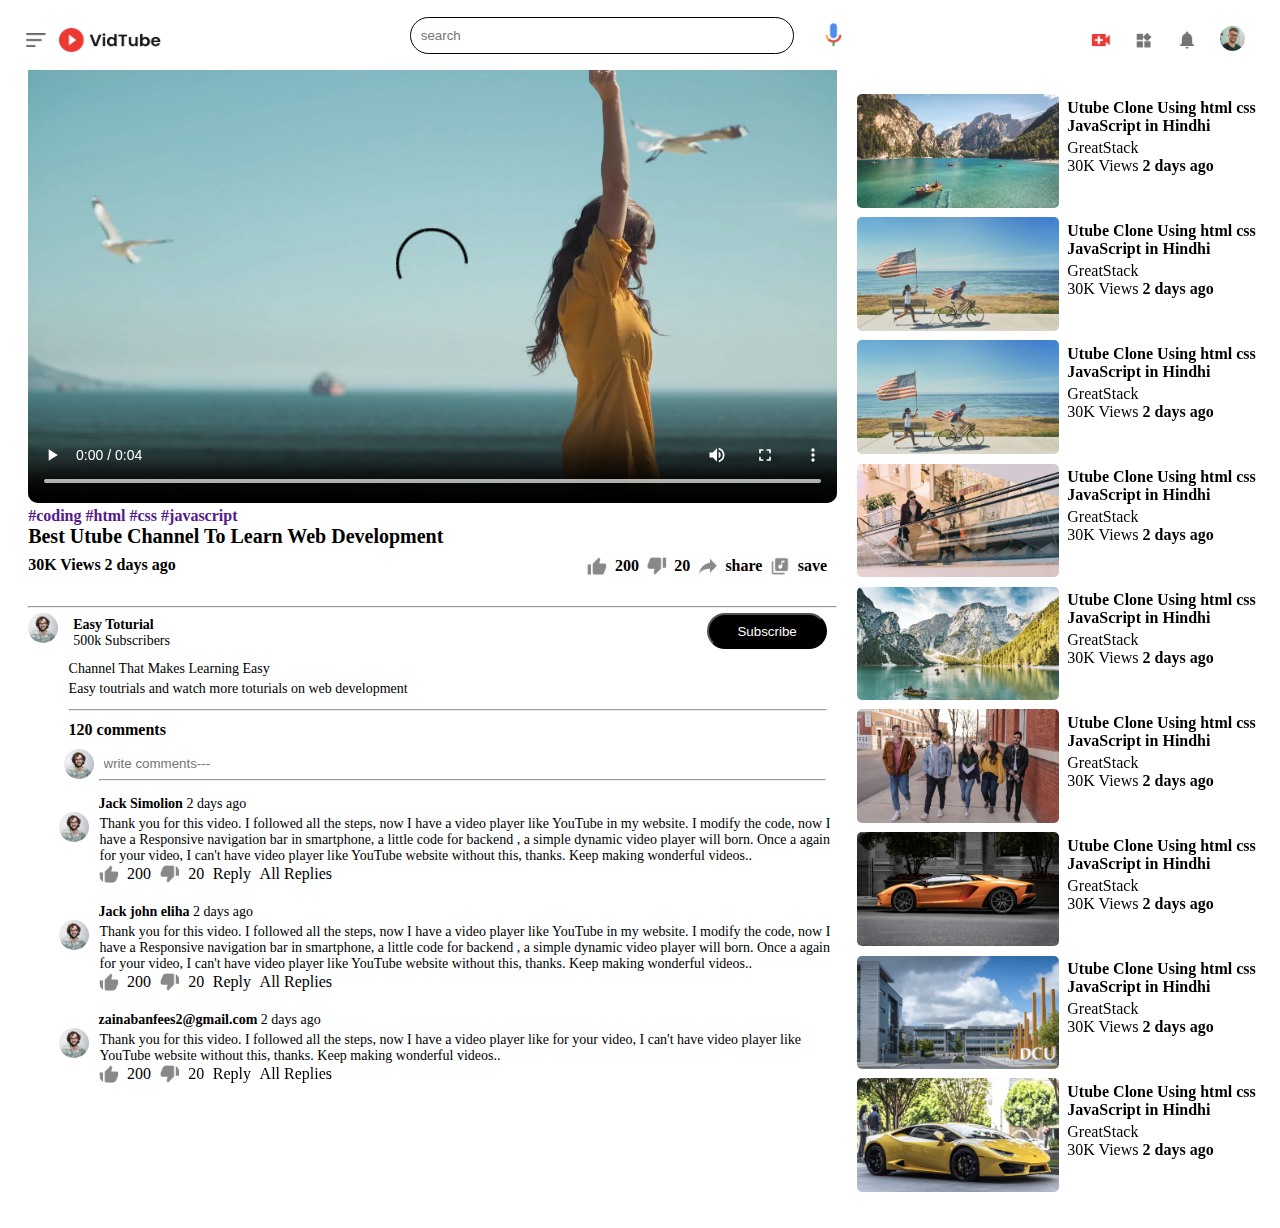
<file: play-video.html>
<!DOCTYPE html>
<html lang="en">

<head>
    <meta charset="UTF-8">
    <meta name="viewport" content="width=device-width, initial-scale=1.0">
    <title>Document</title>
    <link rel="stylesheet" href="style.css">

</head>

<body>
    <nav>
        <div class="left">
            <img src="./images/menu.png" class="menu">
            <img src="/images/logo.png" class="logo">
        </div>

        <div class="middle">
            <div class="input-search">
                <input type="search" placeholder="search">
            </div>

        </div>
        <img src="./images/voice-search.png" class="voice-search">


        <div class="right">
            <img src="./images/upload.png" alt="">
            <img src="./images/more.png" alt="">
            <img src="./images/notification.png" alt="">
            <div class="profile">
                <img src="./images/simon.png">

            </div>
        </div>
    </nav>


    <div class="container">

        <div class="row">

            <div class="play-video">
                <video src="./images/video.mp4" controls autoplay></video>
            </div>
            <div class="hashtag">
                <a href="">#coding</a> <a href="">#html</a> <a href="">#css</a> <a href="">#javascript</a>
            </div>

            <h3 class="hashtag">Best Utube Channel To Learn Web Development</h3>
            <div class="like-share hashtag">
                <p>30K Views <span style="font-weight: bold;">2 days ago</span></p>
                <div class="likebtns divs">
                    <img src="./images/like.png" alt="">
                    <span>200</span>
                    <img src="./images/dislike.png" alt="">
                    <span>20</span>
                    <img src="./images/share.png" alt="">
                    <span>share</span>
                    <img src="./images/save.png" alt="">
                    <span>save</span>

                </div>
            </div>
            <hr class="hashtag horizontal" style="width: 80%; margin-top: 10px;">

            <div class="channellogo-div hashtag">
                <div class="logos">
                    <img src="./images/Jack.png" alt="">
                    <div class="paras">
                        <p>Easy Toturial</p>
                        <p><span style="font-weight: 200;">500k Subscribers</span></p>
                    </div>
                </div>

                <button>Subscribe</button>
            </div>

            <div class="channel-description  paragraph">
                <p>Channel That Makes Learning Easy</p>
                <p>Easy toutrials and watch more toturials on web development</p>
            </div>
            
            <hr class="hashtag" style="width: 75%; margin-top: 10px;margin-left:-16%;">

            <h4 class="head" style="margin-left: -16%; margin-top: 10px;">120 comments</h4>
            <div class="inp hashtag">
                <img src="./images/Jack.png" alt="">
                <input type="text" placeholder="write comments---">
            </div>
            <hr class="hashtag" style="width: 71.9%;margin-left:-13%;">

            <div class="comment-sec">
                <h4>Jack Simolion <span>2 days ago</span></h4>
                <img src="./images/Jack.png" alt="">
                <p>Thank you for this video. I followed all the steps, now I have a video player like YouTube in my
                    website. I modify the code, now I have a Responsive navigation bar in smartphone, a little code for
                    backend , a simple dynamic video player will born. Once a again for your video, I can't have video
                    player like YouTube website without this, thanks. Keep making wonderful videos..</p>

                <div class="likebtns">
                    <img src="./images/like.png" alt="">
                    <span>200</span>
                    <img src="./images/dislike.png" alt="">
                    <span>20</span>
                    <span>Reply</span>
                    <span>All Replies</span>
                </div>

                <h4>Jack john eliha <span>2 days ago</span></h4>
                <img src="./images/Jack.png" alt="">
                <p>Thank you for this video. I followed all the steps, now I have a video player like YouTube in my
                    website. I modify the code, now I have a Responsive navigation bar in smartphone, a little code for
                    backend , a simple dynamic video player will born. Once a again for your video, I can't have video
                    player like YouTube website without this, thanks. Keep making wonderful videos..</p>

                <div class="likebtns">
                    <img src="./images/like.png" alt="">
                    <span>200</span>
                    <img src="./images/dislike.png" alt="">
                    <span>20</span>
                    <span>Reply</span>
                    <span>All Replies</span>
                </div>

                <h4>zainabanfees2@gmail.com <span>2 days ago</span></h4>
                <img src="./images/Jack.png" alt="">
                <p>Thank you for this video. I followed all the steps, now I have a video player like for your video, I
                    can't have video player like YouTube website without this, thanks. Keep making wonderful videos..
                </p>

                <div class="likebtns">
                    <img src="./images/like.png" alt="">
                    <span>200</span>
                    <img src="./images/dislike.png" alt="">
                    <span>20</span>
                    <span>Reply</span>
                    <span>All Replies</span>
                </div>

            </div>


            <div class="sidebar-video">
                <div class="side-video-list">
                    <a href=""><img src="./images/thumbnail1.png" alt=""></a>
                    <div class="video-info">
                        <a href="">
                            <h4>Utube Clone Using html css <br>JavaScript in Hindhi</h4>
                        </a>
                        <div class="para-sidebar">
                            <p>GreatStack</p>
                            <p>30K Views <span style="font-weight: bold;">2 days ago</span></p>
                        </div>
                    </div>
                </div>

                <div class="side-video-list">
                    <a href=""><img src="./images/thumbnail2.png" alt=""></a>
                    <div class="video-info">
                        <a href="">
                            <h4>Utube Clone Using html css <br>JavaScript in Hindhi</h4>
                        </a>
                        <div class="para-sidebar">
                            <p>GreatStack</p>
                            <p>30K Views <span style="font-weight: bold;">2 days ago</span></p>
                        </div>
                    </div>
                </div>
                <div class="side-video-list">
                    <a href=""><img src="./images/thumbnail2.png" alt=""></a>
                    <div class="video-info">
                        <a href="">
                            <h4>Utube Clone Using html css <br>JavaScript in Hindhi</h4>
                        </a>
                        <div class="para-sidebar">
                            <p>GreatStack</p>
                            <p>30K Views <span style="font-weight: bold;">2 days ago</span></p>
                        </div>
                    </div>
                </div>

                <div class="side-video-list">
                    <a href=""><img src="./images/thumbnail3.png" alt=""></a>
                    <div class="video-info">
                        <a href="">
                            <h4>Utube Clone Using html css <br>JavaScript in Hindhi</h4>
                        </a>
                        <div class="para-sidebar">
                            <p>GreatStack</p>
                            <p>30K Views <span style="font-weight: bold;">2 days ago</span></p>
                        </div>
                    </div>
                </div>

                <div class="side-video-list">
                    <a href=""><img src="./images/thumbnail4.png" alt=""></a>
                    <div class="video-info">
                        <a href="">
                            <h4>Utube Clone Using html css <br>JavaScript in Hindhi</h4>
                        </a>
                        <div class="para-sidebar">
                            <p>GreatStack</p>
                            <p>30K Views <span style="font-weight: bold;">2 days ago</span></p>
                        </div>
                    </div>
                </div>

                <div class="side-video-list">
                    <a href=""><img src="./images/thumbnail5.png" alt=""></a>
                    <div class="video-info">
                        <a href="">
                            <h4>Utube Clone Using html css <br>JavaScript in Hindhi</h4>
                        </a>
                        <div class="para-sidebar">
                            <p>GreatStack</p>
                            <p>30K Views <span style="font-weight: bold;">2 days ago</span></p>
                        </div>
                    </div>
                </div>

                <div class="side-video-list">
                    <a href=""><img src="./images/thumbnail6.png" alt=""></a>
                    <div class="video-info">
                        <a href="">
                            <h4>Utube Clone Using html css <br>JavaScript in Hindhi</h4>
                        </a>
                        <div class="para-sidebar">
                            <p>GreatStack</p>
                            <p>30K Views <span style="font-weight: bold;">2 days ago</span></p>
                        </div>
                    </div>
                </div>

                <div class="side-video-list">
                    <a href=""><img src="./images/thumbnail7.png" alt=""></a>
                    <div class="video-info">
                        <a href="">
                            <h4>Utube Clone Using html css <br>JavaScript in Hindhi</h4>
                        </a>
                        <div class="para-sidebar">
                            <p>GreatStack</p>
                            <p>30K Views <span style="font-weight: bold;">2 days ago</span></p>
                        </div>
                    </div>
                </div>

                <div class="side-video-list">
                    <a href=""><img src="./images/thumbnail8.png" alt=""></a>
                    <div class="video-info">
                        <a href="">
                            <h4>Utube Clone Using html css <br>JavaScript in Hindhi</h4>
                        </a>
                        <div class="para-sidebar">
                            <p>GreatStack</p>
                            <p>30K Views <span style="font-weight: bold;">2 days ago</span></p>
                        </div>
                    </div>
                </div>


            </div>
        </div>
    </div>
</body>

</html>
</file>
<file: style.css>
* {
    margin: 0;
    padding: 0;
    box-sizing: border-box;
}

nav {
    display: flex;
    height: 70px;
    align-items: center;
    justify-content: space-between;
    cursor: pointer;
    top: 0;
    position: sticky;
    z-index: 999;
    background-color: white;
    /* border: 1px solid #000; */
}

.left {
    width: 135px;
    display: flex;
    margin-left: 2%;
    justify-content: space-between;
    align-items: center;
    padding-top: 10px;
}

.left .menu {
    width: 20px;
}

.left .logo {
    width: 110px;
    padding-left: 6%;
}

.input-search {
    display: flex;
    justify-content: space-between;
    align-items: center;
}


.middle {
    width: 30%;
    border: 1px solid #000;
    border-radius: 20px;
    padding-top: 5px;
    padding-bottom: 5px;
}

.input-search>input {
    width: 100%;
    border-radius: 50px;
    border: none;
    outline: none;
    padding-top: 5px;
    padding-bottom: 5px;

}

.input-search {
    padding-left: 10px;
    padding-right: 10px;
}

.voice-search {
    width: 17px;
    margin-left: -17%;

}

.right {
    width: 12%;
    margin-right: 35px;
    display: flex;
    justify-content: space-between;
    align-items: center;
    padding-top: 10px;
}

.right>img {
    width: 20px;
}

.profile>img {
    width: 25px;
    border-radius: 50px;
}

/* --------------------sidebar-------- */
.sidebar {
    width: 18%;
    display: flex;
    flex-direction: column;
    padding-left: 20px;
    position: sticky;
    top: 70px;
}

.sidebar hr {
    width: 52%;
}

.sidebar a {
    display: flex;
    align-items: center;
    margin-bottom: 20px;
    text-decoration-line: none;
}

.sidebar a img {
    width: 18px;
    margin-right: 10px;
}

.sidebar a p {
    font-size: 13px;
}

/* -------------subscribed---------- */
.sidebar>.subscription-list {
    width: 100%;
    display: flex;
    flex-direction: column;
    padding-left: 20px;
}

.subscription-list h4 {
    padding-bottom: 20px;
    padding-top: 10px;
    margin-left: -17px;
    font-size: 15px;
    font-weight: bold;
}

.subscription-list a {
    display: flex;
    align-items: center;
    margin-bottom: 20px;
    text-decoration-line: none;
}

.subscription-list a img {
    width: 18px;
    margin-right: 10px;
    border-radius: 50px;
    margin-left: -20px;

}

.subscription-list a p {
    font-size: 13px;
}

.hiden {
    width: 3%;
}

.hiden a p {
    display: none;
}

.hiden h4 {
    display: none;
}


/* ----------------banner------------- */
.banner {
    width: 79%;
    margin-left: 18%;
    margin-top: -38%;
    position: fixed;
    top: 90%;

}

.banner img {
    width: 100%;
    object-fit: cover;
    border-radius: 10px;
}

/* ----------------------container--------- */
.container {
    width: 79%;
    margin-left: 18%;
    margin-top: -17.5%;
    margin-bottom: 50px;
    height: auto;
    display: flex;
    flex-wrap: wrap;
    row-gap: 40px;
    column-gap: 20px;
}

.child1 img {
    width: 341.7px;
    height: 200px;
    border-radius: 10px;
}

.para img {
    width: 30px;
    height: 30px;
    border-radius: 50px;
    object-fit: cover;
}

.para h4 {
    padding-left: 40px;
    margin-top: -30px;
}

.para p {
    padding-left: 40px;
    padding-top: 3px;
}

/* -----------------------play video------------ */
.sidebar-video {
    width: 420px;
    margin-left: 62%;
    margin-top: -90%;
    display: flex;
    flex-wrap: wrap;
    row-gap: 123px;
}


.play-video video {
    width: 80%;
    margin-top: 20%;
    margin-left: -20%;
    object-fit: cover;
    border-radius: 10px;
}

.side-video-list a img {
    width: 48%;
    border-radius: 5px;
    margin-top: -32%;
}


.video-info {
    padding-left: 50%;
    margin-top: -27%;
}

.video-info a {
    color: black;
    font-weight: bolder;
    text-decoration-line: none;
}

.para-sidebar {
    margin-top: 2%;
    width: 100%;

}

.hashtag {
    width: 50%;
    margin-left: -20%;
    font-weight: bold;
}

.hashtag a {
    text-decoration-line: none;
}

.row h3 {
    font-size: 20px;
}

.like-share {
    width: 79%;
    display: flex;
    justify-content: space-between;
    margin-top: 8px;
}

.channellogo-div {
    display: flex;
    justify-content: space-between;
    width: 79%;
    margin-top: 5px;
}

.logos img {
    width: 30px;
    border-radius: 50%;
    /* border: 1px solid #000; */
}

.logos .paras {
    padding-left: 45px;
    margin-top: -21%;
    font-size: 14px;
    /* border: 1px solid #000; */
}

.channellogo-div button {
    width: 15%;
    background-color: black;
    color: white;
    border-radius: 50px;
    cursor: pointer;
}

.divs {
    cursor: pointer;
}



.paragraph {
    margin-left: -16%;
    margin-top: 10px;
    line-height: 20px;
    font-size: 14px;
}

.inp {
    width: 70%;
    display: flex;
    justify-content: space-between;
}

.inp input {
    width: 103%;
    margin-left: 10px;
    border: none;
    outline: none;
    margin-top: 2%;
    height: 20px;
}

.inp img {
    width: 30px;
    border-radius: 50%;
    margin-left: 5%;
    margin-top: 10px;
}

/* ---------------------------comment sec---------- */
.comment-sec {
    /* border: 1px solid #000; */
    width: 77%;
    margin-left: -17%;
    margin-top: 15px;
}

.comment-sec h4 {
    padding-left: 40px;
    font-size: 14px;
    font-weight: bold;
}

.comment-sec span {
    font-weight: 500;
}

.comment-sec p {
    font-size: 14px;
    padding-left: 41px;
    margin-top: -30px;
}

.comment-sec img {
    width: 30px;
    border-radius: 50%;
}

.likebtns {
    width: 30%;
    display: flex;
    align-items: center;
    justify-content: space-between;
    margin-left: 40px;
    margin-bottom: 20px;
}

.likebtns img {
    width: 20px;
}

/* ----------------play video media query-------------- */

@media screen and (max-width: 320px) {
    .row h3 {
        font-size: 14px;
        width: 93%;
    }

    .like-share p {
        font-size: 12px;
        width: 100%;
    }

    .divs{
        gap: 4px;
    }
    .divs img {
        width: 12px;
    }

    .divs span {
        font-size: 12px;
    }

    .horizontal {
        display: none;
    }

    .logos img {
        width: 30px;
        border-radius: 50%;
    }

    .logos .paras {
        padding-left: 45px;
        font-size: 13px;
    }

    .paras p {
        margin-left: 30px;
        margin-top: -2%;
    }
    .channellogo-div {
        display: flex;
        justify-content: space-between;
        width: 79%;
    }
    .paragraph{
        width: 100%;
    }
    .paragraph p{
        font-size: 11px;
        margin-left: 10%;
    }
    .hashtag a {
        text-decoration-line: none;
        font-size: 13px;
    }
    .head{
        padding-left: 25%;
    }
    .inp img{
        margin-left: 9%;
    }
    
    .comment-sec h4{
        font-size: 13px;
        margin-left: 17%;
    }
    .comment-sec p{
        margin-left: 17%;
        font-size: 11px;
    }
    .comment-sec img{
        margin-left: 7%;
    }
    
    .likebtns {
        display: flex;
        align-items: center;
        justify-content: space-between;
        margin-bottom: 20px;
        padding-left: 13%;
        margin-top: 2%;
    }
    
    .likebtns img {
        width: 14px;
    }
    .likebtns span{

        font-size: 10px;
    }

    .side-video-list a img{
        padding-top: 60%;
    }
    .video-info a h4{
        padding-top: 25%;
    }
    hr{
        display: none ;
    }
    
    
}













/* ---------------------------media query---------- */
@media screen and (max-width: 320px) {
    nav {
        height: 61px;
    }


    .left {
        width: auto;
        margin-left: 5px;
        padding-top: 5px;
    }

    .left .menu {
        display: none;
    }

    .right {
        margin-right: 30px;
        display: flex;
        gap: 5px;
        justify-content: space-between;
        align-items: center;
        padding-top: 10px;
    }

    .right>img {
        width: 20px;
    }

    .middle {
        width: 30%;
        border-radius: 20px;
        padding-top: 5px;
        padding-bottom: 5px;
        border: none;
    }

    .input-search>input {
        width: 100%;
        border-radius: 50px;
        background-color: rgba(135, 207, 235, 0.318);
        border: none;
        outline: none;
        padding-top: 6px;
        padding-bottom: 6px;
    }

    input::placeholder {
        padding-left: 6px;
    }

    .sidebar a img {
        display: none;
    }

    .right .h {
        display: none;
    }

    .right .notification,
    .right .more {
        width: 20px;
    }

    .sidebar a p {
        display: none;
    }

    .sidebar h4 {
        display: none;
    }

    .banner {
        width: 100%;
        margin-left: 0%;
        margin-top: -136.8%;
        position: fixed;
        top: 90%;

    }

    .banner img {
        width: 100%;
        height: 86px;
        object-fit: cover;
    }


    .left .logo {
        width: 80px;
        padding-left: 0;
    }

    .middle {
        width: 50%;
        margin: 0 auto;
    }

    .voice-search {
        margin-left: -25%;
    }

    .right {
        width: auto;
        margin-right: 10px;
        padding-top: 5px;
    }

    .right>img {
        width: 15px;
    }

    .profile>img {
        width: 20px;
    }

    .sidebar {
        width: 100%;
        padding-left: 10px;
    }

    .sidebar hr {
        width: 100%;
    }

    .sidebar a {
        margin-bottom: 10px;
    }

    .sidebar a img {
        width: 15px;
    }

    .subscription-list h4 {
        margin-left: -15px;
    }

    .subscription-list a img {
        margin-left: -15px;
    }

    .hiden,
    .hiden a,
    .hiden h4 {
        display: none;
    }


    .container {
        width: 100%;
        margin: 0;
        margin-top: -10%;
    }

    .child1 img {
        height: auto;
        width: 100%;
    }

    .sidebar-video {
        width: 100%;
        margin: 0;
        margin-top: -80%;
    }

    .play-video video {
        width: 100%;
        margin: 0;
    }

    .side-video-list a img {
        width: 100%;
        margin-top: -20%;
    }

    .video-info {
        padding-left: 0;
        margin-top: -25%;
    }

    .hashtag {
        width: 80%;
        margin-left: 0;
    }

    .like-share {
        width: 100%;
        margin-top: 5px;
    }

    .channellogo-div {
        width: 100%;
        margin-top: 0;
    }

    .logos img {
        width: 25px;
    }

    .logos .paras {
        padding-left: 0;
        margin-top: -20%;
    }

    .channellogo-div button {
        width: 30%;
    }

    .paragraph {
        margin-left: 0;
    }

    .inp {
        width: 100%;
    }

    .inp input {
        width: 90%;
    }

    .inp img {
        width: 20px;
    }

    .comment-sec {
        width: 100%;
        margin-left: 0;
        margin-top: 10px;
    }

    .comment-sec h4,
    .comment-sec p {
        padding-left: 10px;
    }

    .likebtns {
        width: 60%;
        margin-left: 10px;
    }

    .voice-search {
        display: none;
    }

    .para img {
        width: 30px;
        height: 30px;
        border-radius: 50px;
        object-fit: cover;
    }

    .para h4 {
        font-size: 14px;
    }

    .para p {
        padding-left: 40px;
        padding-top: 3px;
        font-size: 13px;
    }

}
</file>
